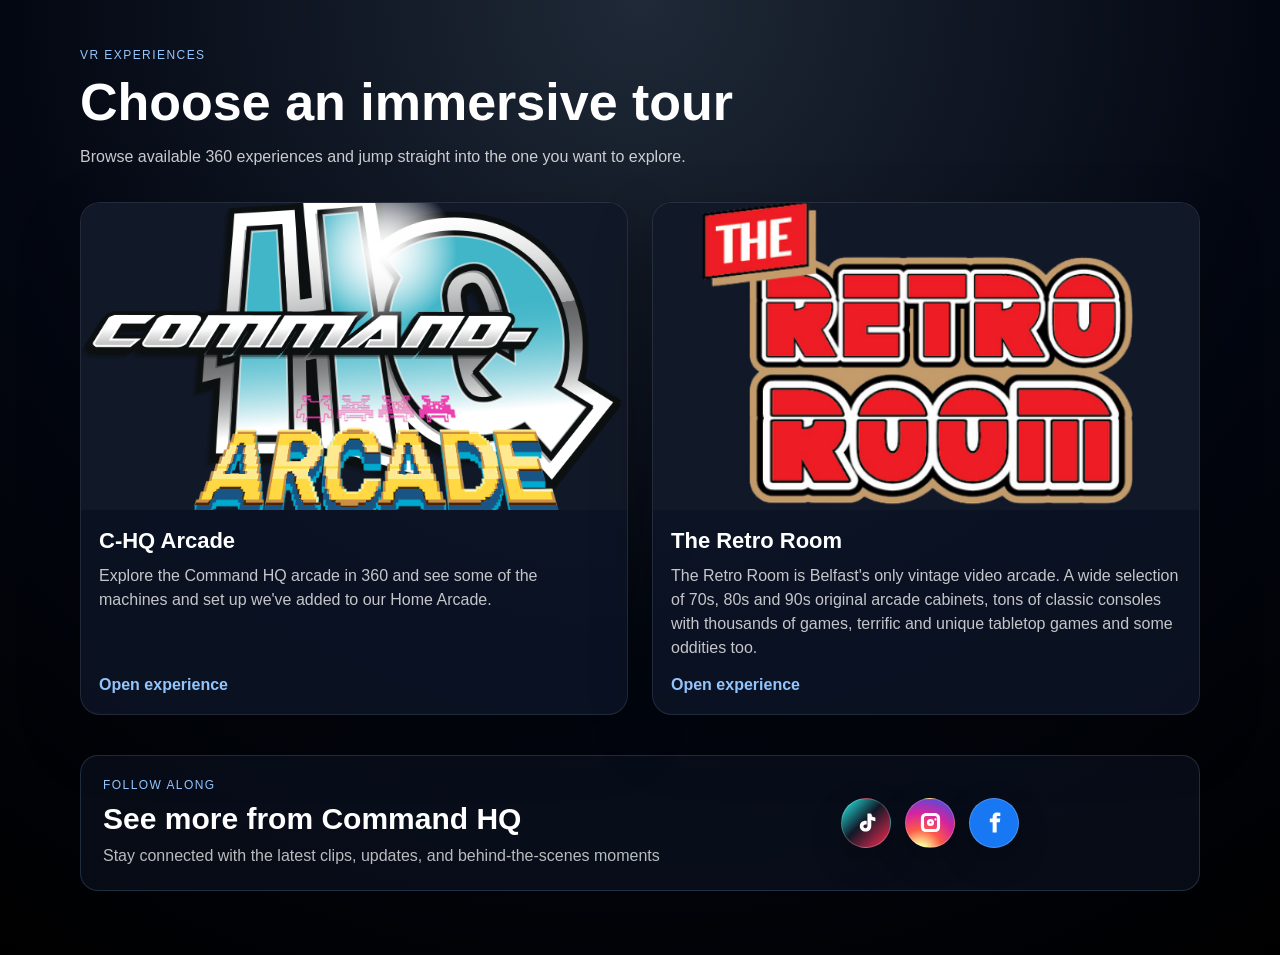
<file: index.html>
<!DOCTYPE html>
<html lang="en">
<head>
  <link rel="icon" href="/favicon.ico" sizes="any">
  <meta charset="UTF-8" />
  <meta name="viewport" content="width=device-width, initial-scale=1.0" />
  <title>360 Arcade Experiences</title>
  <meta property="og:description" content="Browse our 360 Arcade Tours." />
  <meta property="og:image" content="https://media.command-hq.co.uk/open_graph.JPG" />
  <meta property="og:url" content="https://command-hq.co.uk/" />
  <meta property="og:type" content="website" />
  <link rel="stylesheet" href="css/styles.css" />
</head>
<body class="landing-page">
  <main class="landing-shell">
    <header class="landing-header">
      <p class="eyebrow">VR Experiences</p>
      <h1>Choose an immersive tour</h1>
      <p class="landing-copy">Browse available 360 experiences and jump straight into the one you want to explore.</p>
    </header>

    <section id="experienceGrid" class="experience-grid" aria-live="polite"></section>

    <section class="social-section" aria-labelledby="socialHeading">
      <div class="social-section-copy">
        <p class="eyebrow">Follow along</p>
        <h2 id="socialHeading">See more from Command HQ</h2>
        <p>Stay connected with the latest clips, updates, and behind-the-scenes moments</p>
      </div>
      <nav class="social-links" aria-label="Social media pages">
        <a class="social-link social-link-tiktok" href="https://www.tiktok.com/@chqarcade" target="_blank" rel="noopener noreferrer" aria-label="Follow Command HQ on TikTok">
          <svg class="social-icon" viewBox="0 0 24 24" aria-hidden="true" focusable="false">
            <path d="M16.6 5.8c1.2.9 2.4 1.4 3.9 1.5v3.4c-1.4 0-2.7-.3-3.9-1v5.4c0 3.4-2.3 5.6-5.6 5.6-3 0-5.4-2.1-5.4-5.1 0-3.1 2.4-5.2 5.5-5.2.4 0 .8 0 1.1.1V14c-.3-.1-.7-.2-1.1-.2-1.2 0-2.1.8-2.1 1.9 0 1 .8 1.8 1.9 1.8 1.3 0 2-.8 2-2.3V3.3h3.6c.1 1 .5 1.8 1.1 2.5Z" />
          </svg>
        </a>
        <a class="social-link social-link-instagram" href="https://www.instagram.com/command_hq/" target="_blank" rel="noopener noreferrer" aria-label="Follow Command HQ on Instagram">
          <svg class="social-icon" viewBox="0 0 24 24" aria-hidden="true" focusable="false">
            <path d="M7.8 2.8h8.4c2.8 0 5 2.2 5 5v8.4c0 2.8-2.2 5-5 5H7.8c-2.8 0-5-2.2-5-5V7.8c0-2.8 2.2-5 5-5Zm0 3c-1.1 0-2 .9-2 2v8.4c0 1.1.9 2 2 2h8.4c1.1 0 2-.9 2-2V7.8c0-1.1-.9-2-2-2H7.8Zm4.2 2.8a3.4 3.4 0 1 1 0 6.8 3.4 3.4 0 0 1 0-6.8Zm0 2.4a1 1 0 1 0 0 2 1 1 0 0 0 0-2Zm4.8-3.1a1.1 1.1 0 1 1 0 2.2 1.1 1.1 0 0 1 0-2.2Z" />
          </svg>
        </a>
        <a class="social-link social-link-facebook" href="https://www.facebook.com/profile.php?id=100076989354946" target="_blank" rel="noopener noreferrer" aria-label="Follow Command HQ on Facebook">
          <svg class="social-icon" viewBox="0 0 24 24" aria-hidden="true" focusable="false">
            <path d="M14.1 8.1V6.7c0-.7.5-.9 1-.9h2.5V2.6L14.7 2.5c-3.2 0-4.5 1.9-4.5 4.3v1.3H7.5v3.6h2.7v9.8h3.9v-9.8h3l.5-3.6h-3.5Z" />
          </svg>
        </a>
      </nav>
    </section>
  </main>

  <script src="js/landing.js"></script>
</body>
</html>
</file>
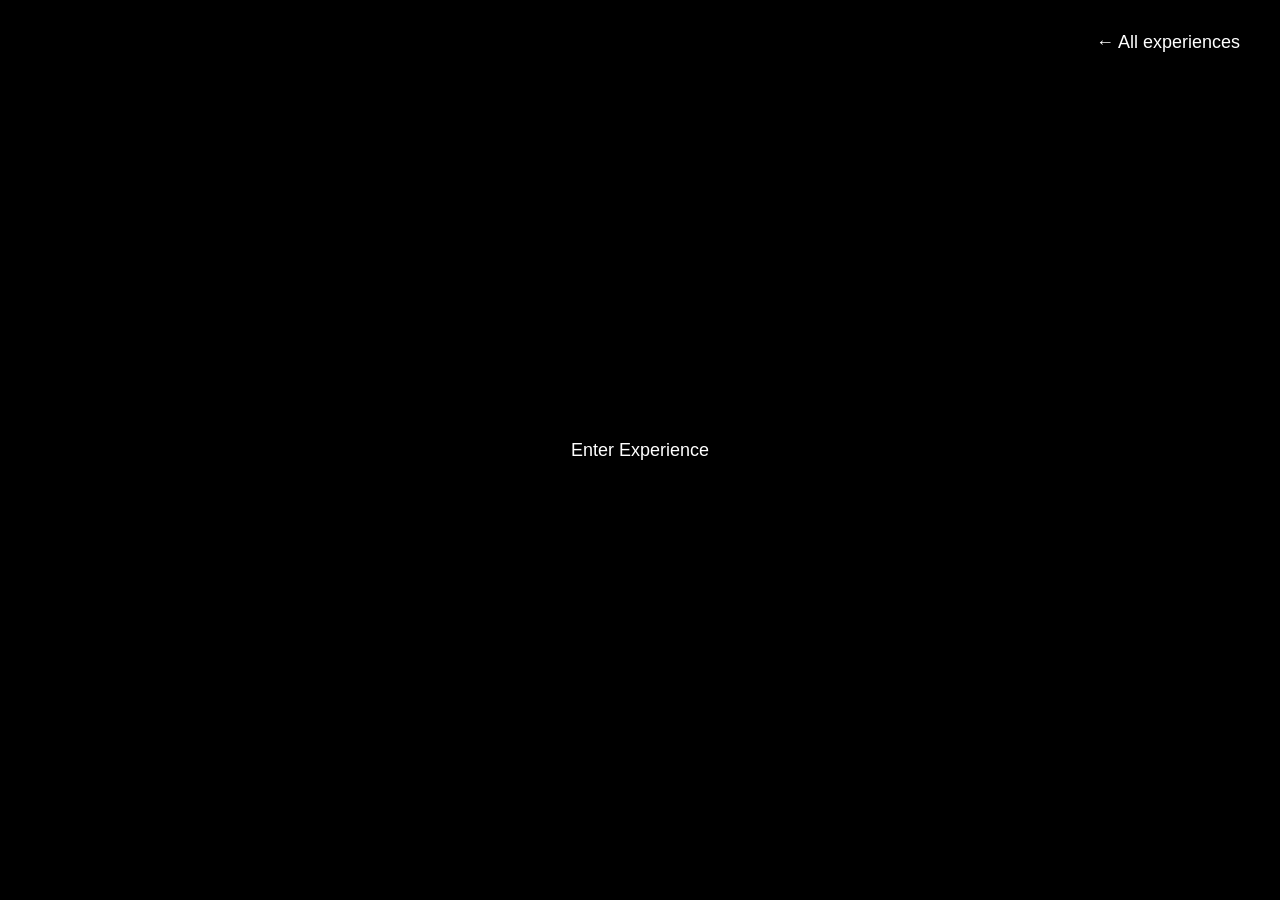
<file: experiences/arcade/index.html>
<!DOCTYPE html>
<html lang="en">
<head>
  <meta charset="UTF-8" />
  <meta name="viewport" content="width=device-width, initial-scale=1.0, viewport-fit=cover" />
  <meta name="theme-color" content="#000000" />
  <title>C-HQ Arcade VR Tour</title>
  <script src="https://aframe.io/releases/1.4.2/aframe.min.js"></script>
  <link rel="stylesheet" href="../../css/styles.css" />
</head>
<body class="experience-page" data-scenes-config="scenes.json">
  <a class="back-link" href="../../index.html">← All experiences</a>

  <video id="video360"
         crossorigin="anonymous"
         loop
         playsinline webkit-playsinline
         preload="auto"
         style="display:none;"></video>

  <div id="minimap"></div>
  <div id="mobileNav"></div>

  <button id="startButton" type="button">Enter Experience</button>

  <div id="onboardingOverlay" aria-live="polite">
    <div class="message-card">
      <strong>Welcome to the VR tour</strong>
      <p>Look around, focus on glowing spheres to move.</p>
      <button id="dismissOnboarding" type="button">Got it</button>
    </div>
  </div>

  <div id="idleHint" aria-live="polite">Look around or focus on a glowing sphere to move.</div>
  <div id="hotspotTooltip" aria-live="polite">Look here to move</div>

  <div id="fadeOverlay"></div>

  <div id="loadingOverlay"><div class="spinner"></div><span>Loading…</span></div>

  <a-scene vr-mode-ui="enabled: true">
    <a-entity id="videosphere-container"></a-entity>

    <a-entity id="playerCamera" camera look-controls position="0 1.6 0">
      <a-entity id="cursor" position="0 0 -1"
                cursor="fuse: true; fuseTimeout: 2000">
        <a-entity
          geometry="primitive: ring; radiusInner: 0.018; radiusOuter: 0.025"
          material="color: white; shader: flat">
        </a-entity>

        <a-entity id="cursor-progress"
          geometry="primitive: ring; radiusInner: 0.018; radiusOuter: 0.025"
          material="color: yellow; shader: flat; opacity: 0.7"
          scale="0 1 1">
        </a-entity>
      </a-entity>
    </a-entity>

    <a-entity id="toScene2"
      geometry="primitive: sphere; radius: 0.3"
      material="color: green; opacity: 0.5; transparent: true"
      position="0 1 -3"
      visible="false"></a-entity>

    <a-entity id="toScene3"
      geometry="primitive: sphere; radius: 0.3"
      material="color: blue; opacity: 0.5; transparent: true"
      position="1 1 -3"
      visible="false"></a-entity>
  </a-scene>

  <script src="../../js/hotspots.js"></script>
  <script src="../../js/sceneManager.js"></script>
  <script src="../../js/app.js"></script>
</body>
</html>
</file>
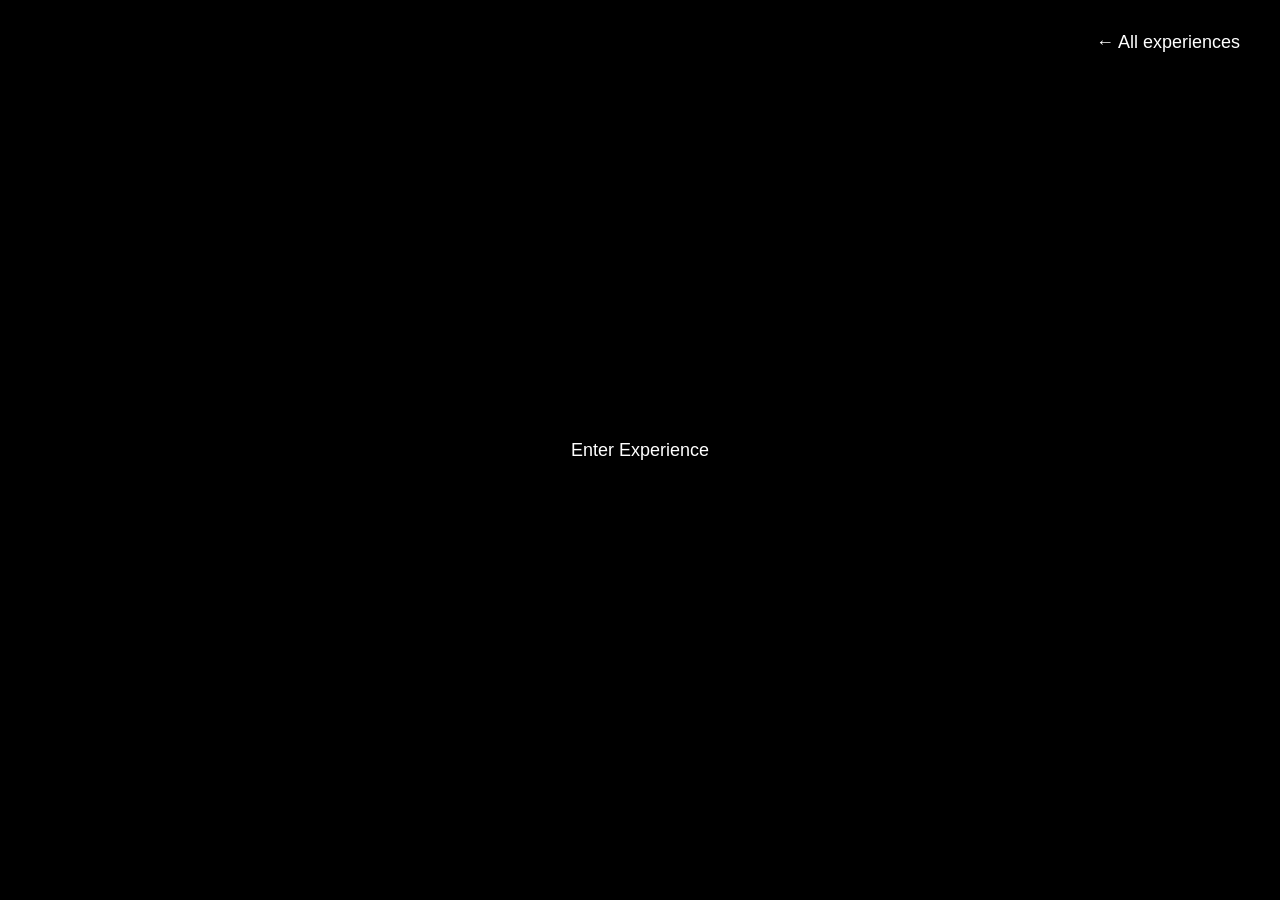
<file: experiences/retroroom/index.html>
<!DOCTYPE html>
<html lang="en">
<head>
  <meta charset="UTF-8" />
  <meta name="viewport" content="width=device-width, initial-scale=1.0, viewport-fit=cover" />
  <meta name="theme-color" content="#000000" />
  <title>The Retro Room VR Tour</title>
  <script src="https://aframe.io/releases/1.4.2/aframe.min.js"></script>
  <link rel="stylesheet" href="../../css/styles.css" />
</head>
<body class="experience-page" data-scenes-config="scenes.json">
  <a class="back-link" href="../../index.html">← All experiences</a>

  <video id="video360"
         crossorigin="anonymous"
         loop
         playsinline webkit-playsinline
         preload="auto"
         style="display:none;"></video>

  <div id="minimap"></div>
  <div id="mobileNav"></div>

  <button id="startButton" type="button">Enter Experience</button>

  <div id="onboardingOverlay" aria-live="polite">
    <div class="message-card">
      <strong>Welcome to the VR tour</strong>
      <p>Look around, focus on glowing spheres to move.</p>
      <button id="dismissOnboarding" type="button">Got it</button>
    </div>
  </div>

  <div id="idleHint" aria-live="polite">Look around or focus on a glowing sphere to move.</div>
  <div id="hotspotTooltip" aria-live="polite">Look here to move</div>

  <div id="fadeOverlay"></div>

  <div id="loadingOverlay"><div class="spinner"></div><span>Loading…</span></div>

  <a-scene vr-mode-ui="enabled: true">
    <a-entity id="videosphere-container"></a-entity>

    <a-entity id="playerCamera" camera look-controls position="0 1.6 0">
      <a-entity id="cursor" position="0 0 -1"
                cursor="fuse: true; fuseTimeout: 2000">
        <a-entity
          geometry="primitive: ring; radiusInner: 0.018; radiusOuter: 0.025"
          material="color: white; shader: flat">
        </a-entity>

        <a-entity id="cursor-progress"
          geometry="primitive: ring; radiusInner: 0.018; radiusOuter: 0.025"
          material="color: yellow; shader: flat; opacity: 0.7"
          scale="0 1 1">
        </a-entity>
      </a-entity>
    </a-entity>

    <a-entity id="toScene2"
      geometry="primitive: sphere; radius: 0.3"
      material="color: green; opacity: 0.5; transparent: true"
      position="0 1 -3"
      visible="false"></a-entity>

    <a-entity id="toScene3"
      geometry="primitive: sphere; radius: 0.3"
      material="color: blue; opacity: 0.5; transparent: true"
      position="1 1 -3"
      visible="false"></a-entity>
  </a-scene>

  <script src="../../js/hotspots.js"></script>
  <script src="../../js/sceneManager.js"></script>
  <script src="../../js/app.js"></script>
</body>
</html>
</file>
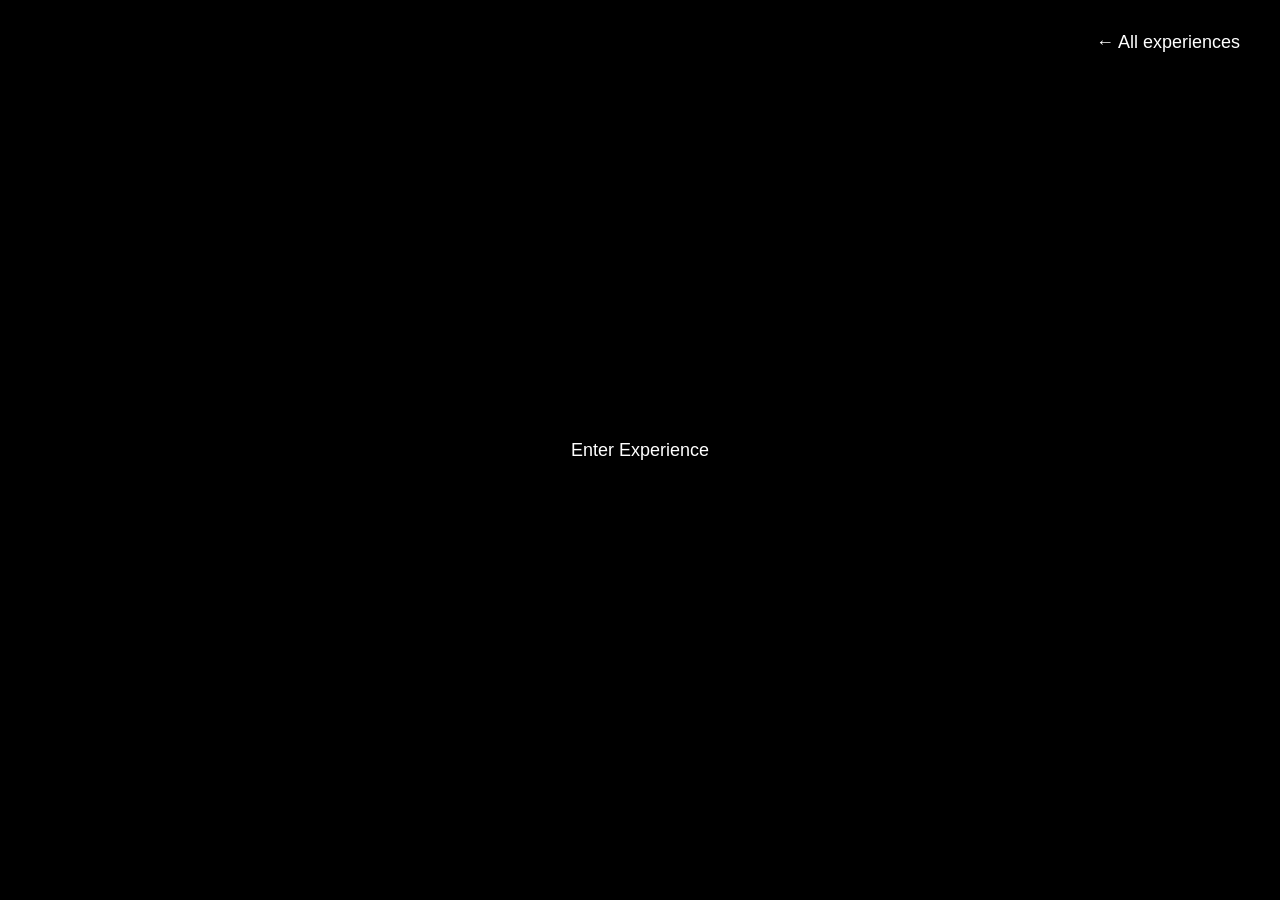
<file: chq.html>
<!DOCTYPE html>
<html lang="en">
<head>
  <meta charset="UTF-8" />
  <meta http-equiv="refresh" content="0; url=experiences/arcade/" />
  <title>C-HQ Arcade VR Tour</title>
</head>
<body>
  <p>If you are not redirected automatically, <a href="experiences/arcade/">open the arcade VR tour</a>.</p>
</body>
</html>
</file>
<file: css/styles.css>
body {
  margin: 0;
  background: black;
  font-family: sans-serif;
  color: white;
}

.landing-page {
  min-height: 100vh;
  background: radial-gradient(circle at top, #1f2937 0%, #030712 55%, #000000 100%);
}

.landing-shell {
  max-width: 1120px;
  margin: 0 auto;
  padding: 48px 24px 64px;
}

.landing-header {
  max-width: 720px;
  margin-bottom: 32px;
}

.eyebrow {
  margin: 0 0 10px;
  color: #93c5fd;
  letter-spacing: 0.12em;
  text-transform: uppercase;
  font-size: 12px;
}

.landing-header h1 {
  margin: 0 0 12px;
  font-size: clamp(32px, 6vw, 52px);
}

.landing-copy {
  margin: 0;
  color: rgba(255, 255, 255, 0.78);
  line-height: 1.6;
}

.experience-grid {
  display: grid;
  grid-template-columns: repeat(auto-fit, minmax(280px, 1fr));
  gap: 24px;
}

.experience-card {
  min-width: 0;
  display: flex;
}

.experience-link {
  display: flex;
  flex: 1;
  flex-direction: column;
  color: inherit;
  text-decoration: none;
  background: rgba(15, 23, 42, 0.72);
  border: 1px solid rgba(255, 255, 255, 0.1);
  border-radius: 20px;
  overflow: hidden;
  box-shadow: 0 24px 60px rgba(0, 0, 0, 0.28);
  transition: transform 0.2s ease, border-color 0.2s ease, box-shadow 0.2s ease;
}

.experience-link:hover {
  transform: translateY(-4px);
  border-color: rgba(147, 197, 253, 0.5);
  box-shadow: 0 28px 64px rgba(37, 99, 235, 0.18);
}

.experience-thumb {
  display: block;
  width: 100%;
  aspect-ratio: 16 / 9;
  object-fit: cover;
  background: #111827;
}

.experience-card-body {
  display: flex;
  flex: 1;
  flex-direction: column;
  padding: 18px 18px 20px;
}

.experience-card-body h2 {
  margin: 0 0 10px;
  font-size: 22px;
}

.experience-card-body p {
  margin: 0 0 16px;
  color: rgba(255, 255, 255, 0.76);
  line-height: 1.5;
}

.experience-cta {
  margin-top: auto;
  color: #93c5fd;
  font-weight: 600;
}

.landing-error {
  padding: 18px;
  border-radius: 16px;
  background: rgba(127, 29, 29, 0.4);
}

.social-section {
  display: flex;
  align-items: center;
  justify-content: space-between;
  gap: 24px;
  margin-top: 40px;
  padding: 22px;
  background: rgba(15, 23, 42, 0.48);
  border: 1px solid rgba(147, 197, 253, 0.18);
  border-radius: 18px;
}

.social-section-copy {
  max-width: 560px;
}

.social-section-copy h2 {
  margin: 0 0 8px;
  font-size: clamp(22px, 3vw, 30px);
}

.social-section-copy p:last-child {
  margin: 0;
  color: rgba(255, 255, 255, 0.72);
  line-height: 1.5;
}

.social-links {
  display: flex;
  flex: 1 0 240px;
  flex-wrap: wrap;
  gap: 14px;
  justify-content: center;
}

.social-link {
  display: inline-flex;
  align-items: center;
  justify-content: center;
  width: 48px;
  height: 48px;
  color: white;
  text-decoration: none;
  border: 1px solid rgba(255, 255, 255, 0.22);
  border-radius: 50%;
  box-shadow: 0 12px 30px rgba(0, 0, 0, 0.26);
  transition: transform 0.2s ease, border-color 0.2s ease, box-shadow 0.2s ease;
}

.social-link-tiktok {
  background: linear-gradient(135deg, #25f4ee 0%, #111827 46%, #fe2c55 100%);
}

.social-link-instagram {
  background: radial-gradient(circle at 30% 110%, #fdf497 0%, #fdf497 12%, #fd5949 36%, #d6249f 62%, #285aeb 100%);
}

.social-link-facebook {
  background: #1877f2;
}

.social-icon {
  width: 25px;
  height: 25px;
  fill: currentColor;
}

.social-link:hover,
.social-link:focus-visible {
  transform: translateY(-2px) scale(1.04);
  border-color: rgba(255, 255, 255, 0.58);
  box-shadow: 0 16px 34px rgba(37, 99, 235, 0.22);
}

.experience-page .back-link,
#startButton,
#minimap {
  position: fixed;
  z-index: 2;
  background: rgba(0, 0, 0, 0.7);
  color: white;
  border: none;
  padding: 12px 20px;
  font-size: 18px;
  cursor: pointer;
}

.experience-page .back-link {
  top: calc(20px + env(safe-area-inset-top));
  right: calc(20px + env(safe-area-inset-right));
  text-decoration: none;
  border-radius: 999px;
}

#startButton {
  top: 50%;
  left: 50%;
  transform: translate(-50%, -50%);
}

#minimap {
  top: calc(20px + env(safe-area-inset-top));
  left: calc(20px + env(safe-area-inset-left));
  display: none;
  padding: 8px 10px;
  font-size: 14px;
}

#minimap button {
  display: block;
  margin-bottom: 4px;
  min-height: 36px;
  padding: 6px 10px;
  font-size: 13px;
  border-radius: 6px;
}

#mobileNav {
  position: fixed;
  bottom: calc(16px + env(safe-area-inset-bottom));
  left: 50%;
  transform: translateX(-50%);
  display: none;
  align-items: center;
  gap: 8px;
  z-index: 2;
  pointer-events: auto;
}

#mobileNav button {
  width: 40px;
  height: 40px;
  border: none;
  border-radius: 50%;
  background: rgba(0, 0, 0, 0.7);
  color: white;
  font-size: 18px;
  cursor: pointer;
  flex-shrink: 0;
}

#mobileNav button:disabled {
  opacity: 0.3;
}

#mobileNav select {
  height: 40px;
  padding: 0 10px;
  border: none;
  border-radius: 8px;
  background: rgba(0, 0, 0, 0.7);
  color: white;
  font-size: 13px;
  max-width: 180px;
  -webkit-appearance: none;
  appearance: none;
  background-image: url("data:image/svg+xml,%3Csvg xmlns='http://www.w3.org/2000/svg' width='12' height='8'%3E%3Cpath d='M1 1l5 5 5-5' stroke='white' stroke-width='2' fill='none'/%3E%3C/svg%3E");
  background-repeat: no-repeat;
  background-position: right 8px center;
  padding-right: 26px;
}


@media (max-width: 760px) {
  .social-section {
    align-items: stretch;
    flex-direction: column;
  }

  .social-links {
    flex-basis: auto;
    justify-content: center;
  }
}

@media (max-width: 600px) {
  #minimap {
    display: none !important;
  }
}

#onboardingOverlay,
#idleHint,
#hotspotTooltip {
  position: fixed;
  left: 50%;
  transform: translateX(-50%);
  color: white;
  z-index: 5;
  opacity: 0;
  pointer-events: none;
  transition: opacity 0.3s ease;
}

#onboardingOverlay {
  top: 24px;
}

#onboardingOverlay.visible,
#idleHint.visible,
#hotspotTooltip.visible {
  opacity: 1;
}

#onboardingOverlay .message-card,
#idleHint,
#hotspotTooltip {
  background: rgba(0, 0, 0, 0.72);
  border: 1px solid rgba(255, 255, 255, 0.18);
  border-radius: 14px;
  box-shadow: 0 8px 24px rgba(0, 0, 0, 0.35);
}

#onboardingOverlay .message-card {
  max-width: 320px;
  padding: 14px 16px;
  text-align: center;
  pointer-events: auto;
}

#onboardingOverlay strong {
  display: block;
  margin-bottom: 6px;
  font-size: 16px;
}

#onboardingOverlay p {
  margin: 0 0 12px;
  font-size: 14px;
  line-height: 1.4;
}

#dismissOnboarding {
  border: none;
  border-radius: 999px;
  padding: 8px 14px;
  background: rgba(255, 255, 255, 0.14);
  color: white;
  cursor: pointer;
}

#idleHint,
#hotspotTooltip {
  padding: 10px 14px;
  font-size: 14px;
  text-align: center;
}

#idleHint {
  bottom: calc(72px + env(safe-area-inset-bottom));
}

#hotspotTooltip {
  top: 96px;
}

#fadeOverlay {
  position: fixed;
  top: 0;
  left: 0;
  right: 0;
  bottom: 0;
  background: black;
  z-index: 3;
  opacity: 0;
  transition: opacity 1s;
  pointer-events: none;
}

#loadingOverlay {
  position: fixed;
  top: 0;
  left: 0;
  right: 0;
  bottom: 0;
  display: flex;
  flex-direction: column;
  align-items: center;
  justify-content: center;
  gap: 18px;
  background: black;
  color: white;
  font-size: 24px;
  z-index: 4;
  opacity: 0;
  transition: opacity 0.3s;
  pointer-events: none;
}

.spinner {
  width: 48px;
  height: 48px;
  border: 4px solid rgba(255, 255, 255, 0.2);
  border-top-color: white;
  border-radius: 50%;
  animation: spin 0.8s linear infinite;
}

@keyframes spin {
  to { transform: rotate(360deg); }
}

.a-dialog-text,
.a-dialog-allow-button,
.a-dialog-deny-button,
.a-dialog-ok-button {
  color: black;
}
</file>
